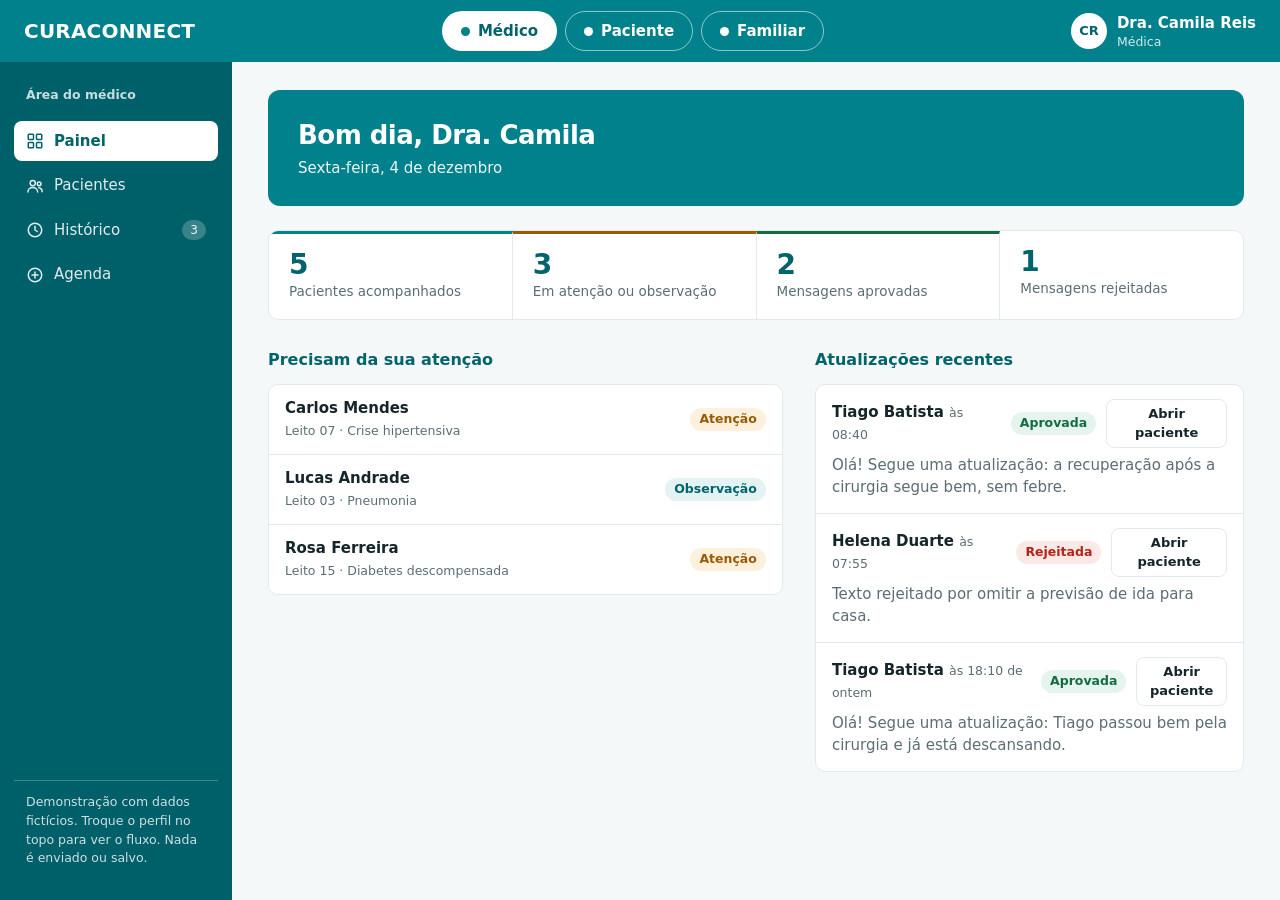
<file: ccnova/curaconnect-app.html>
<!doctype html>
<html lang="pt-BR">
<head>
<meta charset="UTF-8">
<meta name="viewport" content="width=device-width, initial-scale=1">
<title>CURACONNECT | Plataforma (demonstração)</title>
<link rel="stylesheet" href="css/cc-app.css">
</head>
<body>
<div class="shell">
  <header class="topbar">
    <!-- ============ LOGO ============
         Quando tiver a logo oficial, apague o texto "CURACONNECT" abaixo e coloque:
         <img src="img/logo.png" alt="CURACONNECT" height="32">
         (ajuste o caminho para onde a logo estiver no seu projeto)
    -->
    <div class="brand" id="logo">CURACONNECT</div>
    <div class="switch" role="group" aria-label="Visualizar como">
      <button data-role="medico">Médico</button><button data-role="paciente">Paciente</button><button data-role="familiar">Familiar</button>
    </div>
    <div class="who" id="who"></div>
  </header>
  <div class="app">
    <nav class="side" aria-label="Principal">
      <div class="area" id="area"></div>
      <div id="nav"></div>
      <div class="demo-note">Demonstração com dados fictícios. Troque o perfil no topo para ver o fluxo. Nada é enviado ou salvo.</div>
    </nav>
    <main class="main" id="main"></main>
  </div>
</div>
<div id="toast" role="status"></div>
<script src="js/cc-data.js"></script>
<script src="js/cc-utils.js"></script>
<script src="js/cc-core.js"></script>
<script src="js/cc-medico.js"></script>
<script src="js/cc-paciente.js"></script>
<script src="js/cc-familiar.js"></script>
<script src="js/cc-paginas.js"></script>
<script src="js/cc-agenda.js"></script>
<script src="js/cc-boot.js"></script>
</body>
</html>
</file>
<file: ccnova/css/cc-app.css>
:root{--brand:#00818c;--brand-d:#00646d;--tint:#e8f4f5;--ink:#15262b;--mut:#5b6e74;--line:#e2e9eb;--bg:#f6f8f9;--warn:#9a5b00;--warn-bg:#fdf1de;--bad:#b42318;--bad-bg:#fbe9e7;--ok:#146c43;--ok-bg:#e5f4ec}
*{box-sizing:border-box}
html,body{height:100%;margin:0}
body{font-family:"Segoe UI",system-ui,-apple-system,sans-serif;color:var(--ink);background:var(--bg);font-size:15px;line-height:1.5}
button,input,textarea{font:inherit;color:inherit}
:focus-visible{outline:2px solid var(--brand);outline-offset:2px}
.app{display:grid;grid-template-columns:232px 1fr;height:100%}
.side{background:#fff;border-right:1px solid var(--line);padding:20px 12px;display:flex;flex-direction:column;gap:4px}
.brand{padding:4px 12px 20px;font-weight:700;font-size:19px;color:var(--brand);letter-spacing:.01em}
.brand img{display:block;max-width:100%;height:30px}
.nav{display:block;padding:9px 12px;border:0;background:none;border-radius:8px;color:var(--mut);cursor:pointer;text-align:left;font-weight:500}
.nav:hover{background:var(--bg)}
.nav.on{background:var(--tint);color:var(--brand-d);font-weight:600}
.demo-note{margin-top:auto;font-size:12.5px;color:var(--mut);padding:12px;border-top:1px solid var(--line)}
.main{overflow:auto;padding:28px 36px 48px}
.top{margin-bottom:24px}
h1{font-size:26px;margin:0;letter-spacing:-.02em}
h2{font-size:16px;margin:0 0 12px}
h3{font-size:20px;margin:0}
.sub{color:var(--mut);margin:2px 0 0;}
.stats{display:flex;border:1px solid var(--line);background:#fff;border-radius:10px;margin-bottom:28px}
.stat{flex:1;padding:16px 20px;border-right:1px solid var(--line)}
.stat:last-child{border:0}
.stat b{display:block;font-size:28px;line-height:1.1}
.stat span{color:var(--mut);font-size:13.5px}
.cols{display:grid;grid-template-columns:1.2fr 1fr;gap:32px}
.list{background:#fff;border:1px solid var(--line);border-radius:10px;overflow:hidden}
.row{display:flex;align-items:center;gap:12px;width:100%;padding:12px 16px;border:0;border-bottom:1px solid var(--line);background:#fff;text-align:left;cursor:pointer}
.row:last-child{border-bottom:0}
.row:hover{background:var(--bg)}
.row.on{background:var(--tint)}
.row .t{flex:1;min-width:0}
.row .t b{display:block}
.row .t small{color:var(--mut)}
.badge{font-size:12.5px;font-weight:600;padding:2px 9px;border-radius:999px;white-space:nowrap}
.b-ok{background:var(--ok-bg);color:var(--ok)}
.b-warn{background:var(--warn-bg);color:var(--warn)}
.b-info{background:var(--tint);color:var(--brand-d)}
.b-bad{background:var(--bad-bg);color:var(--bad)}
.split{display:grid;grid-template-columns:340px 1fr;gap:24px;align-items:start}
.search{background:#fff;border:1px solid var(--line);border-radius:8px;padding:8px 12px;margin-bottom:12px}
.search input{border:0;outline:0;width:100%;background:none}
.panel{background:#fff;border:1px solid var(--line);border-radius:10px;padding:24px}
.head{display:flex;justify-content:space-between;align-items:center;gap:12px}
.meta{display:grid;grid-template-columns:repeat(3,1fr);gap:16px;padding:16px 0;margin:16px 0 20px;border-block:1px solid var(--line)}
.meta small{display:block;color:var(--mut);font-size:12.5px}
.steps{display:flex;gap:8px;margin-bottom:16px;font-size:13.5px;color:var(--mut)}
.steps span{padding:3px 10px;border-radius:999px;border:1px solid var(--line)}
.steps .on{background:var(--tint);color:var(--brand-d);border-color:var(--tint);font-weight:600}
label{display:block;font-weight:600;margin-bottom:6px}
textarea{width:100%;min-height:150px;padding:12px;border:1px solid var(--line);border-radius:8px;resize:vertical;line-height:1.55;background:#fff}
textarea:read-only{background:var(--bg)}
.compare{display:grid;grid-template-columns:1fr 1fr;gap:16px}
.actions{display:flex;gap:10px;justify-content:flex-end;margin-top:16px;flex-wrap:wrap}
.btn{padding:9px 16px;border-radius:8px;border:1px solid var(--line);background:#fff;font-weight:600;cursor:pointer}
.btn:hover{background:var(--bg)}
.btn.pri{background:var(--brand);border-color:var(--brand);color:#fff}
.btn.pri:hover{background:var(--brand-d)}
.btn.bad{color:var(--bad)}
.ai-tag{font-size:13px;color:var(--brand-d);font-weight:600;margin-bottom:12px}
.loading{display:flex;align-items:center;gap:12px;padding:32px 0;color:var(--mut)}
.spin{width:18px;height:18px;border:2px solid var(--tint);border-top-color:var(--brand);border-radius:50%;animation:r .8s linear infinite}
@keyframes r{to{transform:rotate(360deg)}}
#toast{position:fixed;right:24px;bottom:24px;background:var(--ink);color:#fff;padding:12px 16px;border-radius:8px;max-width:360px;display:none}
.empty{color:var(--mut);padding:24px;text-align:center}
.hist{padding:14px 16px;border-bottom:1px solid var(--line)}
.hist:last-child{border:0}
.hist p{margin:6px 0 0;color:var(--mut)}
.hist small{color:var(--mut);font-weight:400}
@media(max-width:900px){.app{grid-template-columns:1fr;grid-template-rows:auto 1fr}.side{flex-direction:row;overflow:auto;padding:8px}.brand,.demo-note{display:none}.main{padding:20px}.split,.cols,.compare{grid-template-columns:1fr}.stats{flex-direction:column}.stat{border-right:0;border-bottom:1px solid var(--line)}}

.sub::first-letter{text-transform:uppercase}
#nav{display:flex;flex-direction:column;gap:4px}
.role{display:flex;background:var(--bg);border:1px solid var(--line);border-radius:8px;padding:3px;margin:0 4px 16px}
.role button{flex:1;border:0;background:none;padding:6px;border-radius:6px;cursor:pointer;font-weight:600;color:var(--mut)}
.role button.on{background:#fff;color:var(--brand-d);box-shadow:0 0 0 1px var(--line)}
.demo{margin-bottom:20px}
.demo select{max-width:420px}
select{width:100%;padding:9px 12px;border:1px solid var(--line);border-radius:8px;background:#fff;font:inherit}
.summary{display:flex;gap:40px;padding:16px 0;border-block:1px solid var(--line);margin-bottom:28px;flex-wrap:wrap}
.summary small{display:block;color:var(--mut);font-size:12.5px}
.hero{background:#fff;border:1px solid var(--line);border-left:4px solid var(--brand);border-radius:10px;padding:24px;margin-bottom:28px;max-width:760px}
.hero p{font-size:19px;line-height:1.6;margin:8px 0 12px}
.hero small{color:var(--mut)}
.two{display:grid;grid-template-columns:1fr 1fr;gap:32px;max-width:900px}
.two ul{margin:0;padding-left:20px}
@media(max-width:900px){.two{grid-template-columns:1fr}#nav{flex-direction:row}.role{margin:0 8px 0 0}}

body[data-theme="paciente"]{--brand:#2e7d5b;--brand-d:#1f6045;--tint:#e5f3ec;--bg:#f5faf7;font-size:16.5px}
body[data-theme="familiar"]{--brand:#4a5fa8;--brand-d:#364687;--tint:#e8ecf8;--bg:#f6f7fb}
.side{border-top:3px solid var(--brand)}
.role button{font-size:13px;padding:6px 2px}
.who{display:flex;align-items:center;gap:10px;padding:12px;margin-top:auto;border-top:1px solid var(--line)}
.who small{display:block;color:var(--mut);font-size:12.5px;line-height:1.3}
.who+.demo-note{margin-top:0;border-top:0;padding-top:0}
.av{width:36px;height:36px;border-radius:50%;background:var(--tint);color:var(--brand-d);display:grid;place-items:center;font-weight:700;font-size:13px;flex:none}
.fgrid{display:grid;grid-template-columns:1fr 280px;gap:32px;align-items:start}
.aside{background:#fff;border:1px solid var(--line);border-radius:10px;padding:20px}
.aside h2{margin-bottom:4px}
.aside dt{color:var(--mut);font-size:12.5px;margin-top:12px}
.aside dd{margin:0}
.who-sees{margin:28px 0}
.who-sees p{margin:0}
body[data-theme="paciente"] .main>*{max-width:760px;margin-inline:auto}
body[data-theme="paciente"] .hero{background:var(--tint);border:0;border-radius:16px;padding:32px;max-width:none}
body[data-theme="paciente"] .hero p{font-size:24px;line-height:1.5}
@media(max-width:900px){.fgrid{grid-template-columns:1fr}}

/* ===== versão final: topbar, menu colorido, cores por função ===== */
.shell{display:grid;grid-template-rows:62px 1fr;height:100%}
.topbar{display:flex;align-items:center;gap:24px;padding:0 24px;background:#fff;border-bottom:1px solid var(--line)}
.brand{color:#00818c;padding:0;font-size:20px}
.app{height:auto;min-height:0}
.switch{display:flex;gap:8px;margin-inline:auto}
.switch button{display:flex;align-items:center;gap:8px;padding:8px 18px;border-radius:999px;border:1.5px solid var(--c);background:#fff;color:var(--c);font-weight:600;cursor:pointer}
.switch button::before{content:"";width:9px;height:9px;border-radius:50%;background:var(--c)}
.switch button:hover{background:color-mix(in srgb,var(--c) 10%,#fff)}
.switch button.on{background:var(--c);color:#fff}
.switch button.on::before{background:#fff}
.switch [data-role=medico]{--c:#00818c}.switch [data-role=paciente]{--c:#2e7d5b}.switch [data-role=familiar]{--c:#4a5fa8}
.who{display:flex;align-items:center;gap:10px;margin:0;padding:0;border:0}
.side{background:var(--brand);border:0;color:#fff;padding:20px 14px}
.area{font-size:12.5px;font-weight:600;color:rgba(255,255,255,.78);padding:4px 12px 12px}
.nav{display:flex;align-items:center;gap:10px;color:rgba(255,255,255,.88)}
.nav:hover{background:rgba(255,255,255,.15)}
.nav.on{background:#fff;color:var(--brand-d)}
.nav svg{width:18px;height:18px;fill:none;stroke:currentColor;stroke-width:2;stroke-linecap:round;stroke-linejoin:round;flex:none}
.cnt{margin-left:auto;font-size:12px;background:rgba(255,255,255,.22);padding:1px 8px;border-radius:999px}
.nav.on .cnt{background:var(--tint)}
.demo-note{color:rgba(255,255,255,.8);border-top:1px solid rgba(255,255,255,.25);margin-top:auto}
.top{background:var(--tint);border-radius:14px;padding:22px 26px}
.top h1,.main h2{color:var(--brand-d)}
.stats{overflow:hidden}
.stat{border-top:3px solid var(--brand)}
.stat b{color:var(--brand-d)}
.stat:nth-child(2){border-top-color:var(--warn)}.stat:nth-child(3){border-top-color:var(--ok)}.stat:nth-child(4){border-top-color:var(--bad)}
.row:hover{background:var(--tint)}
.row.on{box-shadow:inset 3px 0 var(--brand)}
.panel{border-top:3px solid var(--brand)}
.hero{background:var(--tint)}
textarea:focus,select:focus{border-color:var(--brand)}
.toolbar{display:flex;justify-content:space-between;align-items:center;gap:12px;margin-bottom:16px;flex-wrap:wrap}
.toolbar .search{margin:0;min-width:240px}
.chips{display:flex;gap:8px}
.chip{padding:6px 14px;border-radius:999px;border:1px solid var(--line);background:#fff;cursor:pointer;font-weight:600;color:var(--mut)}
.chip:hover{border-color:var(--brand);color:var(--brand-d)}
.chip.on{background:var(--brand);border-color:var(--brand);color:#fff}
.btn.sm{padding:4px 10px;font-size:13px}
.hist .head>span{display:flex;gap:10px;align-items:center}
@media(max-width:900px){.shell{grid-template-rows:auto 1fr}.topbar{flex-wrap:wrap;gap:8px;padding:10px 12px}.switch{margin:0;flex-wrap:wrap}.who,.area{display:none}.brand{display:block}.app{grid-template-columns:1fr}.side{padding:8px}}

/* ===== v3: turquesa #00818c em toda a interface; perfis se diferenciam por tom e forma ===== */
body[data-theme="medico"]{--brand:#00818c;--brand-d:#00646d;--tint:#e3f3f4;--bg:#f4f8f9}
body[data-theme="paciente"]{--brand:#00818c;--brand-d:#00646d;--tint:#dcf0f2;--bg:#e8f5f6;font-size:17px}
body[data-theme="familiar"]{--brand:#00818c;--brand-d:#00646d;--tint:#e3f3f4;--bg:#f3f7f8}
.topbar{background:#00818c;border-bottom:0}
.brand{color:#fff}
.switch [data-role]{--c:#fff}
.switch button{background:transparent;color:#fff;border-color:rgba(255,255,255,.55)}
.switch button:hover{background:rgba(255,255,255,.16)}
.switch button.on{background:#fff;color:#00646d}
.switch button.on::before{background:#00818c}
.who b{color:#fff}.who small{color:rgba(255,255,255,.82)}
.av{background:#fff;color:#00646d}
.top{background:var(--brand);color:#fff;border-radius:12px;padding:26px 30px}
.top h1{color:#fff}
.top .sub{color:rgba(255,255,255,.92)}
.sub::first-letter{text-transform:uppercase}
body[data-theme="medico"] .side{background:#00606a}
body[data-theme="familiar"] .top{background:#073f45;border-radius:4px 28px 4px 28px}
body[data-theme="paciente"] .top{border-radius:28px;padding:32px 34px}
body[data-theme="paciente"] .side{background:#fff;border-right:1px solid var(--line);color:var(--brand-d)}
body[data-theme="paciente"] .area,body[data-theme="paciente"] .demo-note{color:var(--mut)}
body[data-theme="paciente"] .demo-note{border-top-color:var(--line)}
body[data-theme="paciente"] .nav{color:var(--brand-d)}
body[data-theme="paciente"] .nav:hover{background:var(--tint)}
body[data-theme="paciente"] .nav.on{background:var(--brand);color:#fff}
body[data-theme="paciente"] .cnt{background:var(--tint);color:var(--brand-d)}
body[data-theme="paciente"] .nav.on .cnt{background:rgba(255,255,255,.25);color:#fff}
body[data-theme="paciente"] .hero{border-radius:22px}
</file>
